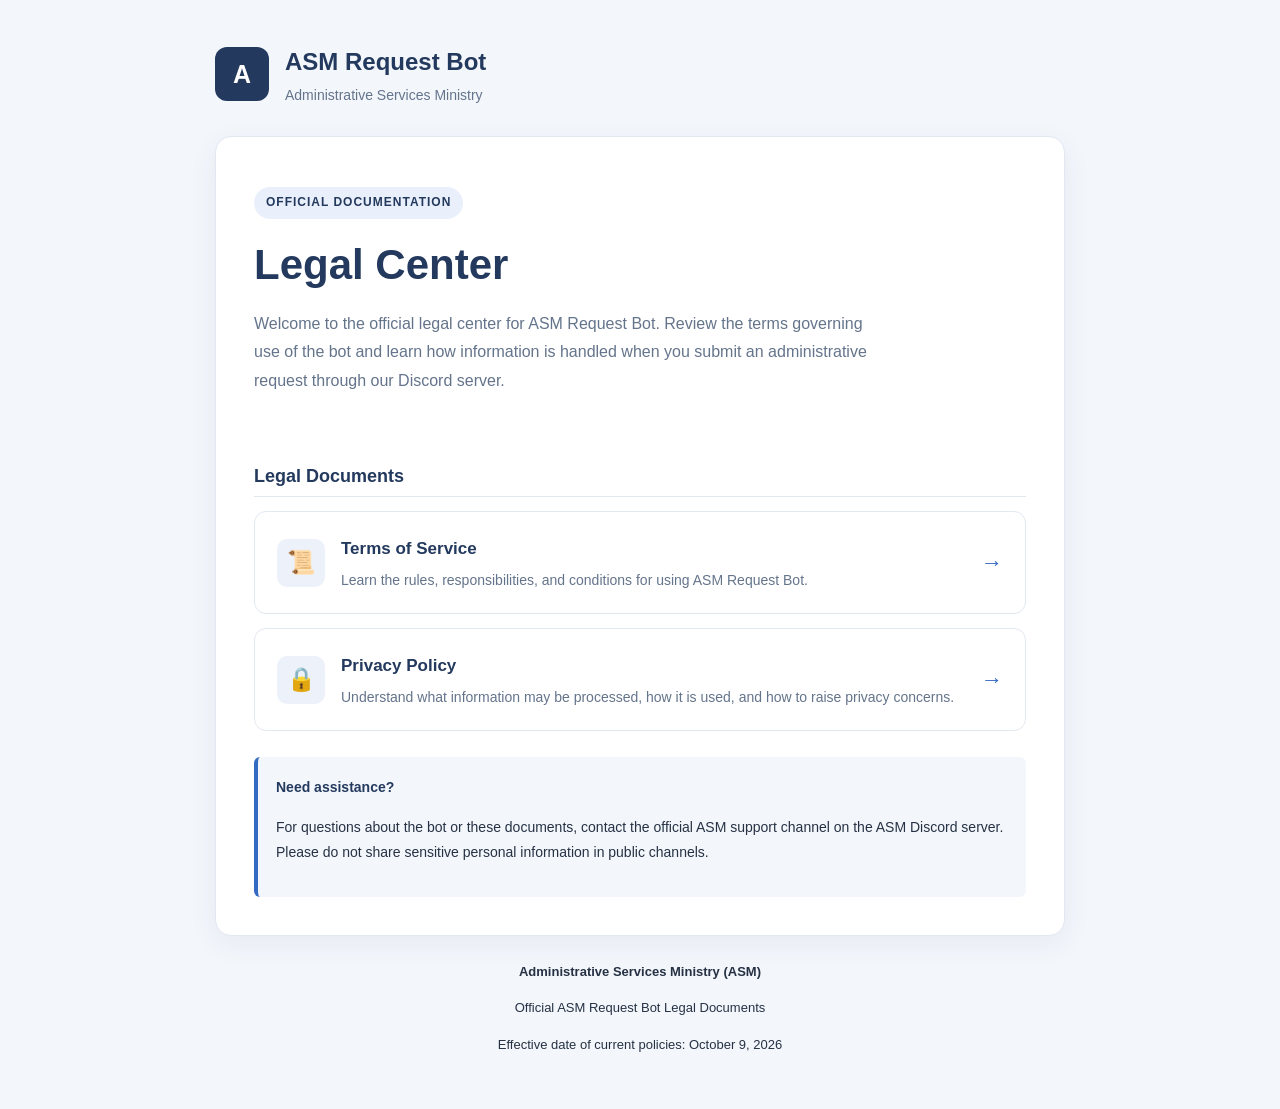
<file: index.html>
<!DOCTYPE html>
<html lang="en">
<head>
  <meta charset="UTF-8">
  <meta name="viewport" content="width=device-width, initial-scale=1">
  <meta name="description" content="Official Terms of Service and Privacy Policy for ASM Request Bot, operated by the Administrative Services Ministry.">
  <title>ASM Request Bot | Legal Center</title>
  <link rel="stylesheet" href="./style.css">

  <style>
    .hero {
      padding: 12px 0 28px;
    }

    .eyebrow {
      display: inline-block;
      padding: 5px 12px;
      border-radius: 20px;
      background: #eaf0fb;
      color: #23395d;
      font-size: 12px;
      font-weight: bold;
      letter-spacing: 1px;
      text-transform: uppercase;
    }

    .hero h1 {
      margin: 18px 0 12px;
      font-size: clamp(30px, 5vw, 42px);
    }

    .hero p {
      max-width: 620px;
      color: #64748b;
      font-size: 16px;
    }

    .section-label {
      margin: 24px 0 14px;
      font-size: 18px;
    }

    .policy-card {
      display: flex;
      align-items: center;
      gap: 16px;
      margin: 14px 0;
      padding: 22px;
      border: 1px solid #e2e8f0;
      border-radius: 12px;
      background: #fff;
      color: #263244;
      transition: border-color 0.2s, box-shadow 0.2s,
                  transform 0.2s;
    }

    .policy-card:hover {
      border-color: #356ac3;
      box-shadow: 0 6px 20px rgba(35, 57, 93, 0.08);
      transform: translateY(-2px);
      text-decoration: none;
    }

    .policy-icon {
      display: flex;
      flex-shrink: 0;
      align-items: center;
      justify-content: center;
      width: 48px;
      height: 48px;
      border-radius: 10px;
      background: #edf2fa;
      font-size: 23px;
    }

    .policy-copy {
      flex: 1;
    }

    .policy-copy strong {
      display: block;
      margin-bottom: 4px;
      color: #23395d;
      font-size: 17px;
    }

    .policy-copy span {
      display: block;
      color: #64748b;
      font-size: 14px;
      line-height: 1.6;
    }

    .arrow {
      color: #356ac3;
      font-size: 22px;
    }

    .notice {
      margin-top: 26px;
      padding: 18px;
      border-left: 4px solid #356ac3;
      border-radius: 6px;
      background: #f3f6fb;
      font-size: 14px;
    }

    .notice strong {
      color: #23395d;
    }

    @media (max-width: 480px) {
      .policy-card {
        gap: 12px;
        padding: 16px;
      }

      .policy-icon {
        width: 40px;
        height: 40px;
        font-size: 19px;
      }
    }
  </style>
</head>

<body>
  <div class="container">

    <header class="header">
      <div class="logo">A</div>
      <div>
        <p class="brand"><strong>ASM Request Bot</strong></p>
        <p class="subtitle">Administrative Services Ministry</p>
      </div>
    </header>

    <main class="document">
      <section class="hero">
        <span class="eyebrow">Official Documentation</span>

        <h1>Legal Center</h1>

        <p>
          Welcome to the official legal center for ASM Request Bot.
          Review the terms governing use of the bot and learn how
          information is handled when you submit an administrative
          request through our Discord server.
        </p>
      </section>

      <h2 class="section-label">Legal Documents</h2>

      <a class="policy-card" href="./terms.html">
        <div class="policy-icon">📜</div>
        <div class="policy-copy">
          <strong>Terms of Service</strong>
          <span>
            Learn the rules, responsibilities, and conditions
            for using ASM Request Bot.
          </span>
        </div>
        <span class="arrow" aria-hidden="true">→</span>
      </a>

      <a class="policy-card" href="./privacy.html">
        <div class="policy-icon">🔒</div>
        <div class="policy-copy">
          <strong>Privacy Policy</strong>
          <span>
            Understand what information may be processed,
            how it is used, and how to raise privacy concerns.
          </span>
        </div>
        <span class="arrow" aria-hidden="true">→</span>
      </a>

      <div class="notice">
        <strong>Need assistance?</strong>
        <p>
          For questions about the bot or these documents,
          contact the official ASM support channel on the
          ASM Discord server. Please do not share sensitive
          personal information in public channels.
        </p>
      </div>
    </main>

    <footer class="footer">
      <p><strong>Administrative Services Ministry (ASM)</strong></p>
      <p>Official ASM Request Bot Legal Documents</p>
      <p>Effective date of current policies: October 9, 2026</p>
    </footer>

  </div>
</body>
</html>
</file>
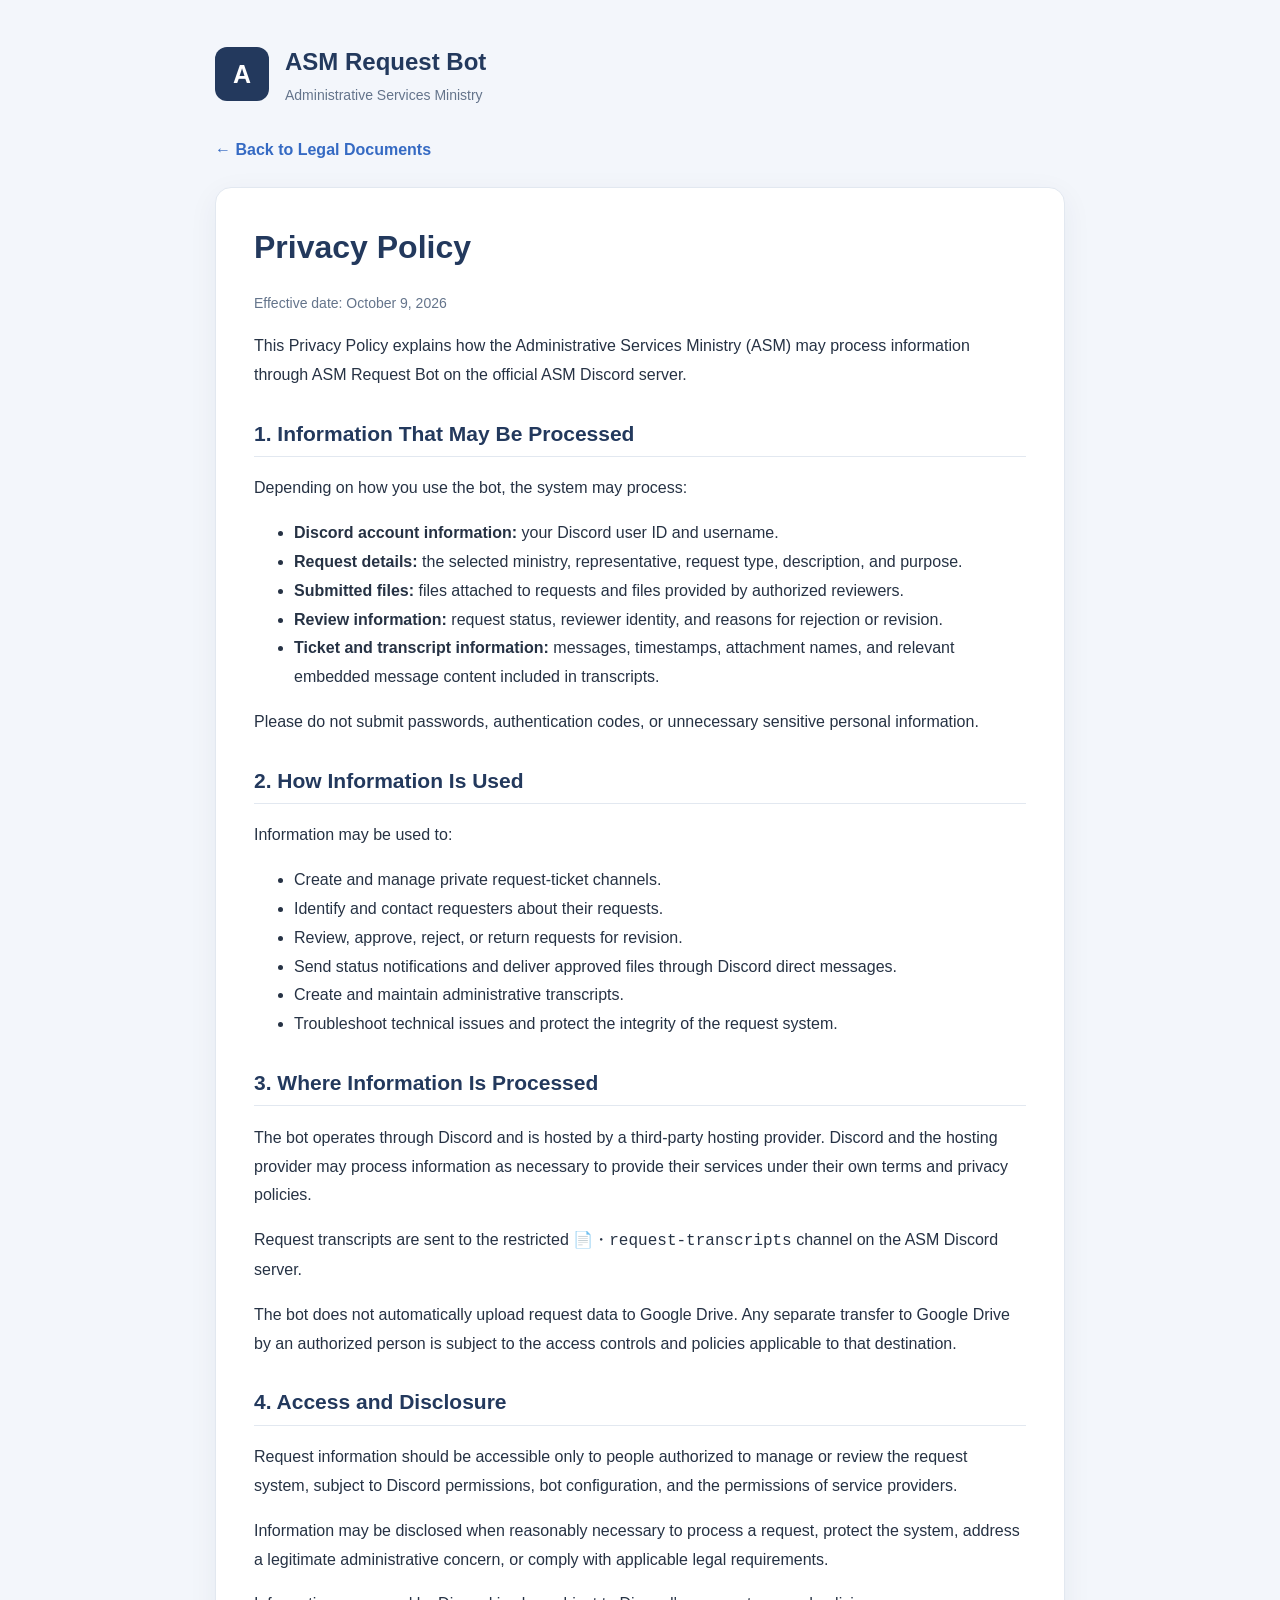
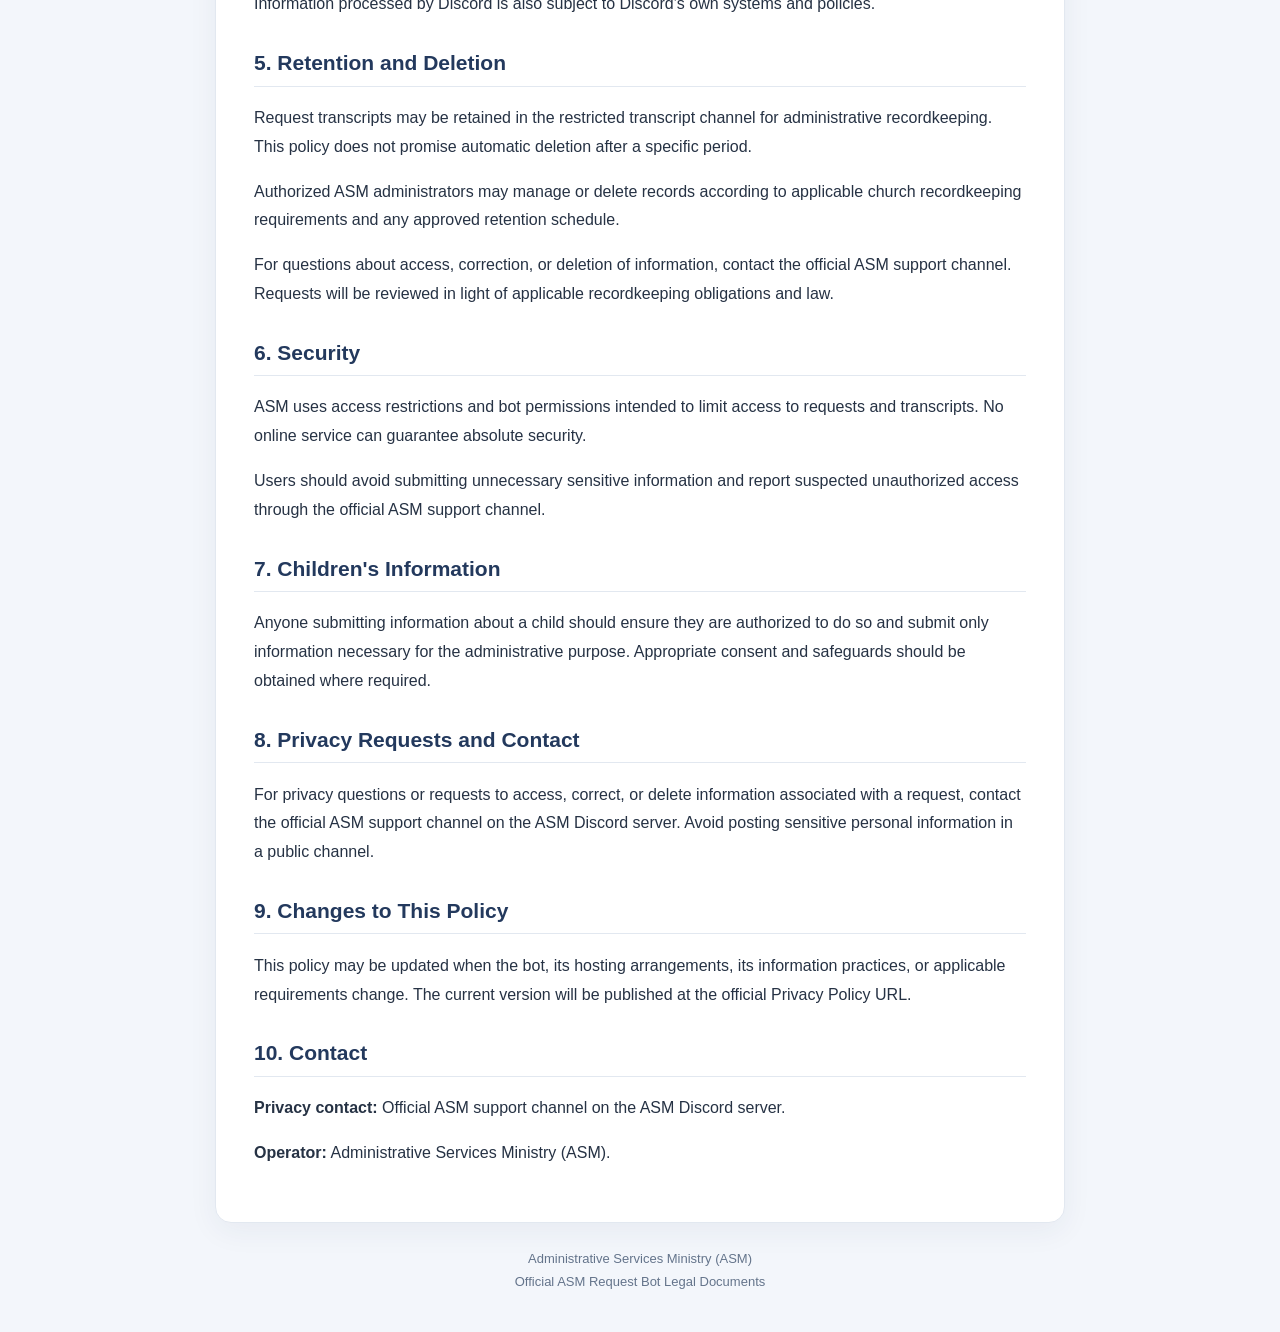
<file: privacy.html>
<!DOCTYPE html>
<html lang="en">
<head>
  <meta charset="UTF-8">
  <meta name="viewport" content="width=device-width, initial-scale=1">
  <title>Privacy Policy | ASM Request Bot</title>
  <link rel="stylesheet" href="style.css">
</head>
<body>
  <div class="container">
    <header class="header">
      <div class="logo">A</div>
      <div>
        <p class="brand"><strong>ASM Request Bot</strong></p>
        <p class="subtitle">Administrative Services Ministry</p>
      </div>
    </header>

    <a class="back-link" href="https://stillsyntax.github.io/asm-request-bot-legal/">← Back to Legal Documents</a>

    <main class="document">
      <h1>Privacy Policy</h1>
      <p class="updated">Effective date: October 9, 2026</p>

      <p>This Privacy Policy explains how the Administrative Services Ministry (ASM) may process information through ASM Request Bot on the official ASM Discord server.</p>

      <h2>1. Information That May Be Processed</h2>
      <p>Depending on how you use the bot, the system may process:</p>
      <ul>
        <li><strong>Discord account information:</strong> your Discord user ID and username.</li>
        <li><strong>Request details:</strong> the selected ministry, representative, request type, description, and purpose.</li>
        <li><strong>Submitted files:</strong> files attached to requests and files provided by authorized reviewers.</li>
        <li><strong>Review information:</strong> request status, reviewer identity, and reasons for rejection or revision.</li>
        <li><strong>Ticket and transcript information:</strong> messages, timestamps, attachment names, and relevant embedded message content included in transcripts.</li>
      </ul>
      <p>Please do not submit passwords, authentication codes, or unnecessary sensitive personal information.</p>

      <h2>2. How Information Is Used</h2>
      <p>Information may be used to:</p>
      <ul>
        <li>Create and manage private request-ticket channels.</li>
        <li>Identify and contact requesters about their requests.</li>
        <li>Review, approve, reject, or return requests for revision.</li>
        <li>Send status notifications and deliver approved files through Discord direct messages.</li>
        <li>Create and maintain administrative transcripts.</li>
        <li>Troubleshoot technical issues and protect the integrity of the request system.</li>
      </ul>

      <h2>3. Where Information Is Processed</h2>
      <p>The bot operates through Discord and is hosted by a third-party hosting provider. Discord and the hosting provider may process information as necessary to provide their services under their own terms and privacy policies.</p>
      <p>Request transcripts are sent to the restricted <code>📄・request-transcripts</code> channel on the ASM Discord server.</p>
      <p>The bot does not automatically upload request data to Google Drive. Any separate transfer to Google Drive by an authorized person is subject to the access controls and policies applicable to that destination.</p>

      <h2>4. Access and Disclosure</h2>
      <p>Request information should be accessible only to people authorized to manage or review the request system, subject to Discord permissions, bot configuration, and the permissions of service providers.</p>
      <p>Information may be disclosed when reasonably necessary to process a request, protect the system, address a legitimate administrative concern, or comply with applicable legal requirements.</p>
      <p>Information processed by Discord is also subject to Discord's own systems and policies.</p>

      <h2>5. Retention and Deletion</h2>
      <p>Request transcripts may be retained in the restricted transcript channel for administrative recordkeeping. This policy does not promise automatic deletion after a specific period.</p>
      <p>Authorized ASM administrators may manage or delete records according to applicable church recordkeeping requirements and any approved retention schedule.</p>
      <p>For questions about access, correction, or deletion of information, contact the official ASM support channel. Requests will be reviewed in light of applicable recordkeeping obligations and law.</p>

      <h2>6. Security</h2>
      <p>ASM uses access restrictions and bot permissions intended to limit access to requests and transcripts. No online service can guarantee absolute security.</p>
      <p>Users should avoid submitting unnecessary sensitive information and report suspected unauthorized access through the official ASM support channel.</p>

      <h2>7. Children's Information</h2>
      <p>Anyone submitting information about a child should ensure they are authorized to do so and submit only information necessary for the administrative purpose. Appropriate consent and safeguards should be obtained where required.</p>

      <h2>8. Privacy Requests and Contact</h2>
      <p>For privacy questions or requests to access, correct, or delete information associated with a request, contact the official ASM support channel on the ASM Discord server. Avoid posting sensitive personal information in a public channel.</p>

      <h2>9. Changes to This Policy</h2>
      <p>This policy may be updated when the bot, its hosting arrangements, its information practices, or applicable requirements change. The current version will be published at the official Privacy Policy URL.</p>

      <h2>10. Contact</h2>
      <p><strong>Privacy contact:</strong> Official ASM support channel on the ASM Discord server.</p>
      <p><strong>Operator:</strong> Administrative Services Ministry (ASM).</p>
    </main>

    <footer class="footer">
      Administrative Services Ministry (ASM)<br>
      Official ASM Request Bot Legal Documents
    </footer>
  </div>
</body>
</html>
</file>
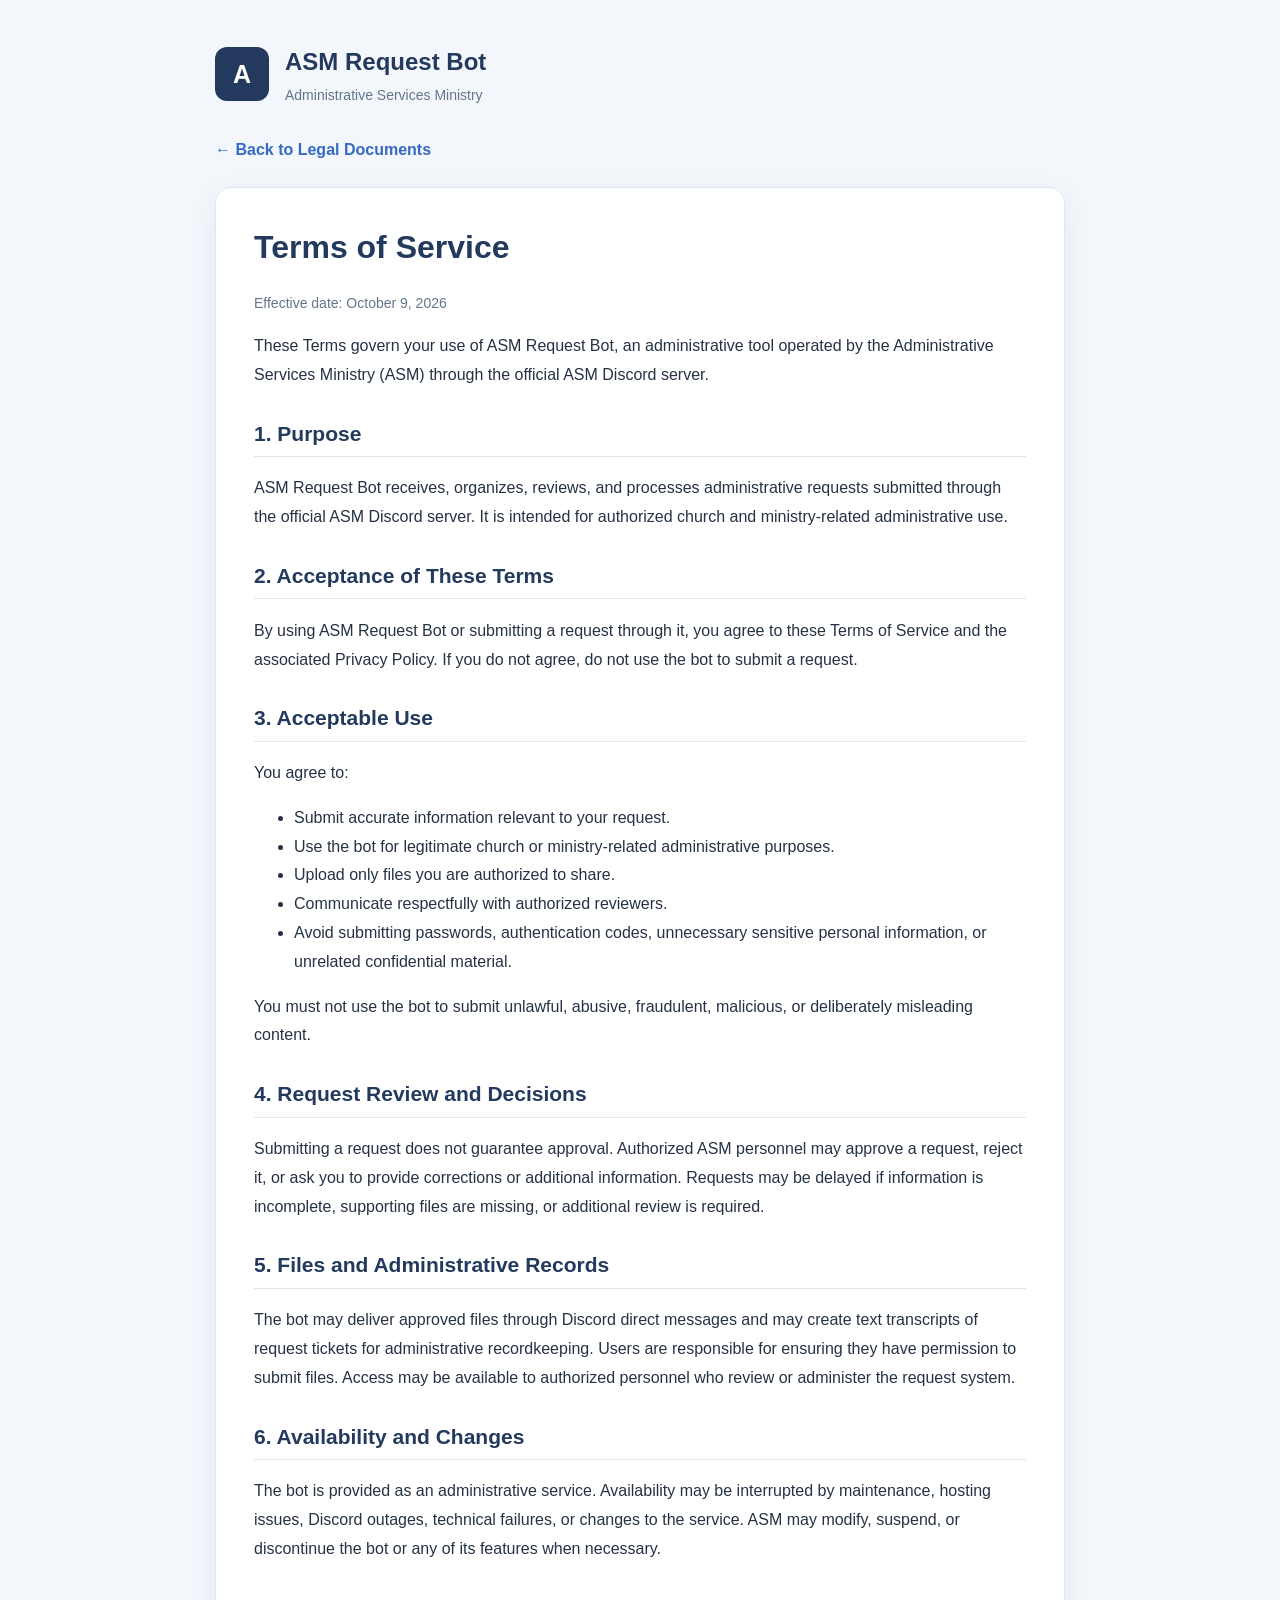
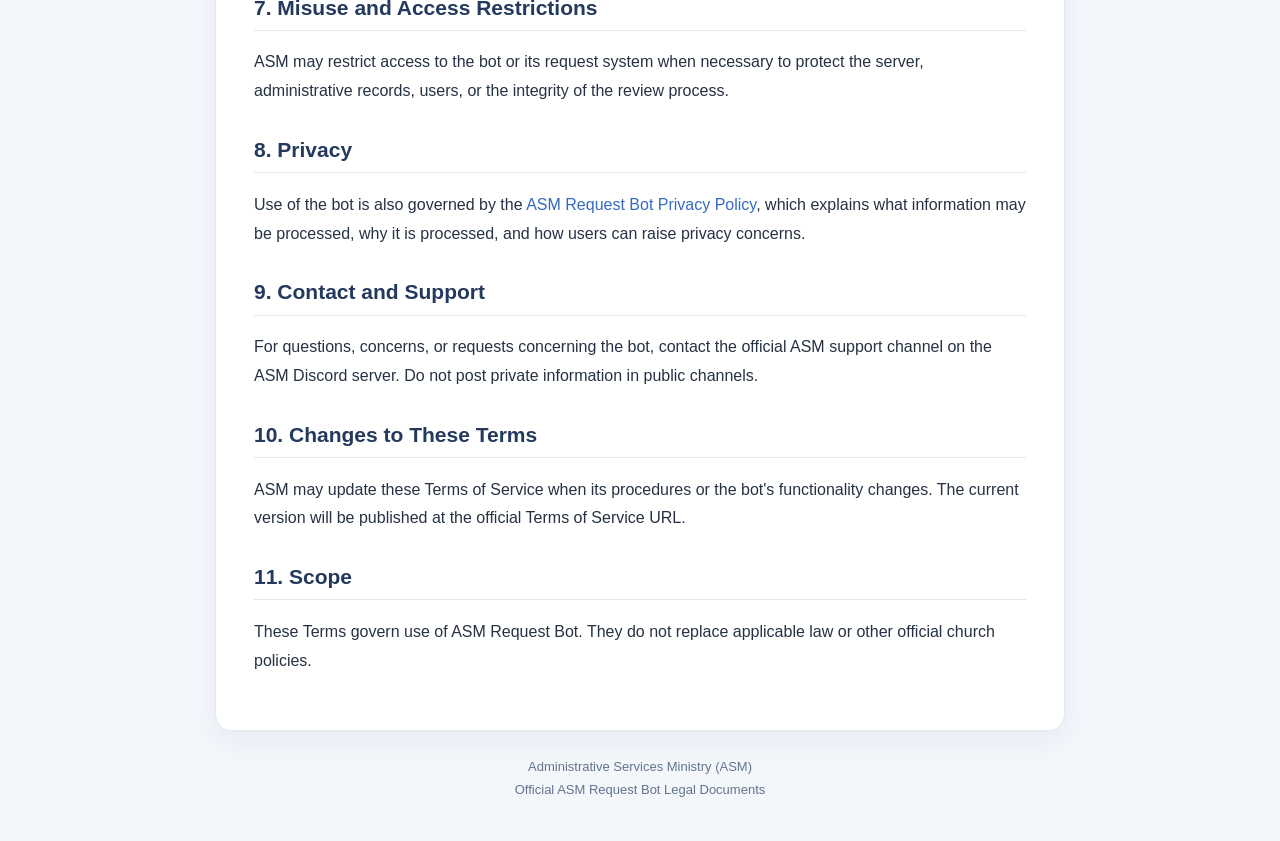
<file: terms.html>
<!DOCTYPE html>
<html lang="en">
<head>
  <meta charset="UTF-8">
  <meta name="viewport" content="width=device-width, initial-scale=1">
  <title>Terms of Service | ASM Request Bot</title>
  <link rel="stylesheet" href="style.css">
</head>
<body>
  <div class="container">
    <header class="header">
      <div class="logo">A</div>
      <div>
        <p class="brand"><strong>ASM Request Bot</strong></p>
        <p class="subtitle">Administrative Services Ministry</p>
      </div>
    </header>

    <a class="back-link" href="https://stillsyntax.github.io/asm-request-bot-legal/">← Back to Legal Documents</a>

    <main class="document">
      <h1>Terms of Service</h1>
      <p class="updated">Effective date: October 9, 2026</p>

      <p>These Terms govern your use of ASM Request Bot, an administrative tool operated by the Administrative Services Ministry (ASM) through the official ASM Discord server.</p>

      <h2>1. Purpose</h2>
      <p>ASM Request Bot receives, organizes, reviews, and processes administrative requests submitted through the official ASM Discord server. It is intended for authorized church and ministry-related administrative use.</p>

      <h2>2. Acceptance of These Terms</h2>
      <p>By using ASM Request Bot or submitting a request through it, you agree to these Terms of Service and the associated Privacy Policy. If you do not agree, do not use the bot to submit a request.</p>

      <h2>3. Acceptable Use</h2>
      <p>You agree to:</p>
      <ul>
        <li>Submit accurate information relevant to your request.</li>
        <li>Use the bot for legitimate church or ministry-related administrative purposes.</li>
        <li>Upload only files you are authorized to share.</li>
        <li>Communicate respectfully with authorized reviewers.</li>
        <li>Avoid submitting passwords, authentication codes, unnecessary sensitive personal information, or unrelated confidential material.</li>
      </ul>
      <p>You must not use the bot to submit unlawful, abusive, fraudulent, malicious, or deliberately misleading content.</p>

      <h2>4. Request Review and Decisions</h2>
      <p>Submitting a request does not guarantee approval. Authorized ASM personnel may approve a request, reject it, or ask you to provide corrections or additional information. Requests may be delayed if information is incomplete, supporting files are missing, or additional review is required.</p>

      <h2>5. Files and Administrative Records</h2>
      <p>The bot may deliver approved files through Discord direct messages and may create text transcripts of request tickets for administrative recordkeeping. Users are responsible for ensuring they have permission to submit files. Access may be available to authorized personnel who review or administer the request system.</p>

      <h2>6. Availability and Changes</h2>
      <p>The bot is provided as an administrative service. Availability may be interrupted by maintenance, hosting issues, Discord outages, technical failures, or changes to the service. ASM may modify, suspend, or discontinue the bot or any of its features when necessary.</p>

      <h2>7. Misuse and Access Restrictions</h2>
      <p>ASM may restrict access to the bot or its request system when necessary to protect the server, administrative records, users, or the integrity of the review process.</p>

      <h2>8. Privacy</h2>
      <p>Use of the bot is also governed by the <a href="privacy.html">ASM Request Bot Privacy Policy</a>, which explains what information may be processed, why it is processed, and how users can raise privacy concerns.</p>

      <h2>9. Contact and Support</h2>
      <p>For questions, concerns, or requests concerning the bot, contact the official ASM support channel on the ASM Discord server. Do not post private information in public channels.</p>

      <h2>10. Changes to These Terms</h2>
      <p>ASM may update these Terms of Service when its procedures or the bot's functionality changes. The current version will be published at the official Terms of Service URL.</p>

      <h2>11. Scope</h2>
      <p>These Terms govern use of ASM Request Bot. They do not replace applicable law or other official church policies.</p>
    </main>

    <footer class="footer">
      Administrative Services Ministry (ASM)<br>
      Official ASM Request Bot Legal Documents
    </footer>
  </div>
</body>
</html>
</file>
<file: style.css>
:root {
  --navy: #23395d;
  --blue: #356ac3;
  --text: #263244;
  --muted: #64748b;
  --border: #e2e8f0;
  --background: #f3f6fb;
}

* {
  box-sizing: border-box;
}

body {
  margin: 0;
  padding: 40px 18px;
  background: var(--background);
  color: var(--text);
  font-family: Arial, Helvetica, sans-serif;
  font-size: 16px;
  line-height: 1.8;
}

.container {
  max-width: 850px;
  margin: 0 auto;
}

.header {
  display: flex;
  align-items: center;
  gap: 16px;
  margin-bottom: 28px;
}

.logo {
  display: flex;
  align-items: center;
  justify-content: center;
  width: 54px;
  height: 54px;
  border-radius: 12px;
  background: var(--navy);
  color: white;
  font-size: 25px;
  font-weight: bold;
}

.brand {
  margin: 0;
  color: var(--navy);
  font-size: 24px;
}

.subtitle {
  margin: 0;
  color: var(--muted);
  font-size: 14px;
}

.document {
  padding: 38px;
  border: 1px solid var(--border);
  border-radius: 16px;
  background: white;
  box-shadow: 0 8px 30px rgba(35, 57, 93, 0.06);
}

h1, h2, h3 {
  color: var(--navy);
  line-height: 1.35;
}

h1 {
  margin-top: 0;
  font-size: 32px;
}

h2 {
  margin-top: 30px;
  padding-bottom: 8px;
  border-bottom: 1px solid var(--border);
  font-size: 21px;
}

p, li {
  color: var(--text);
}

a {
  color: var(--blue);
  text-decoration: none;
}

a:hover {
  text-decoration: underline;
}

.back-link {
  display: inline-block;
  margin-bottom: 22px;
  font-weight: bold;
}

.updated {
  color: var(--muted);
  font-size: 14px;
}

.footer {
  margin-top: 24px;
  color: var(--muted);
  font-size: 13px;
  text-align: center;
}

@media (max-width: 600px) {
  body {
    padding: 22px 12px;
  }

  .document {
    padding: 22px 18px;
  }

  h1 {
    font-size: 27px;
  }

  .brand {
    font-size: 20px;
  }
}
</file>
